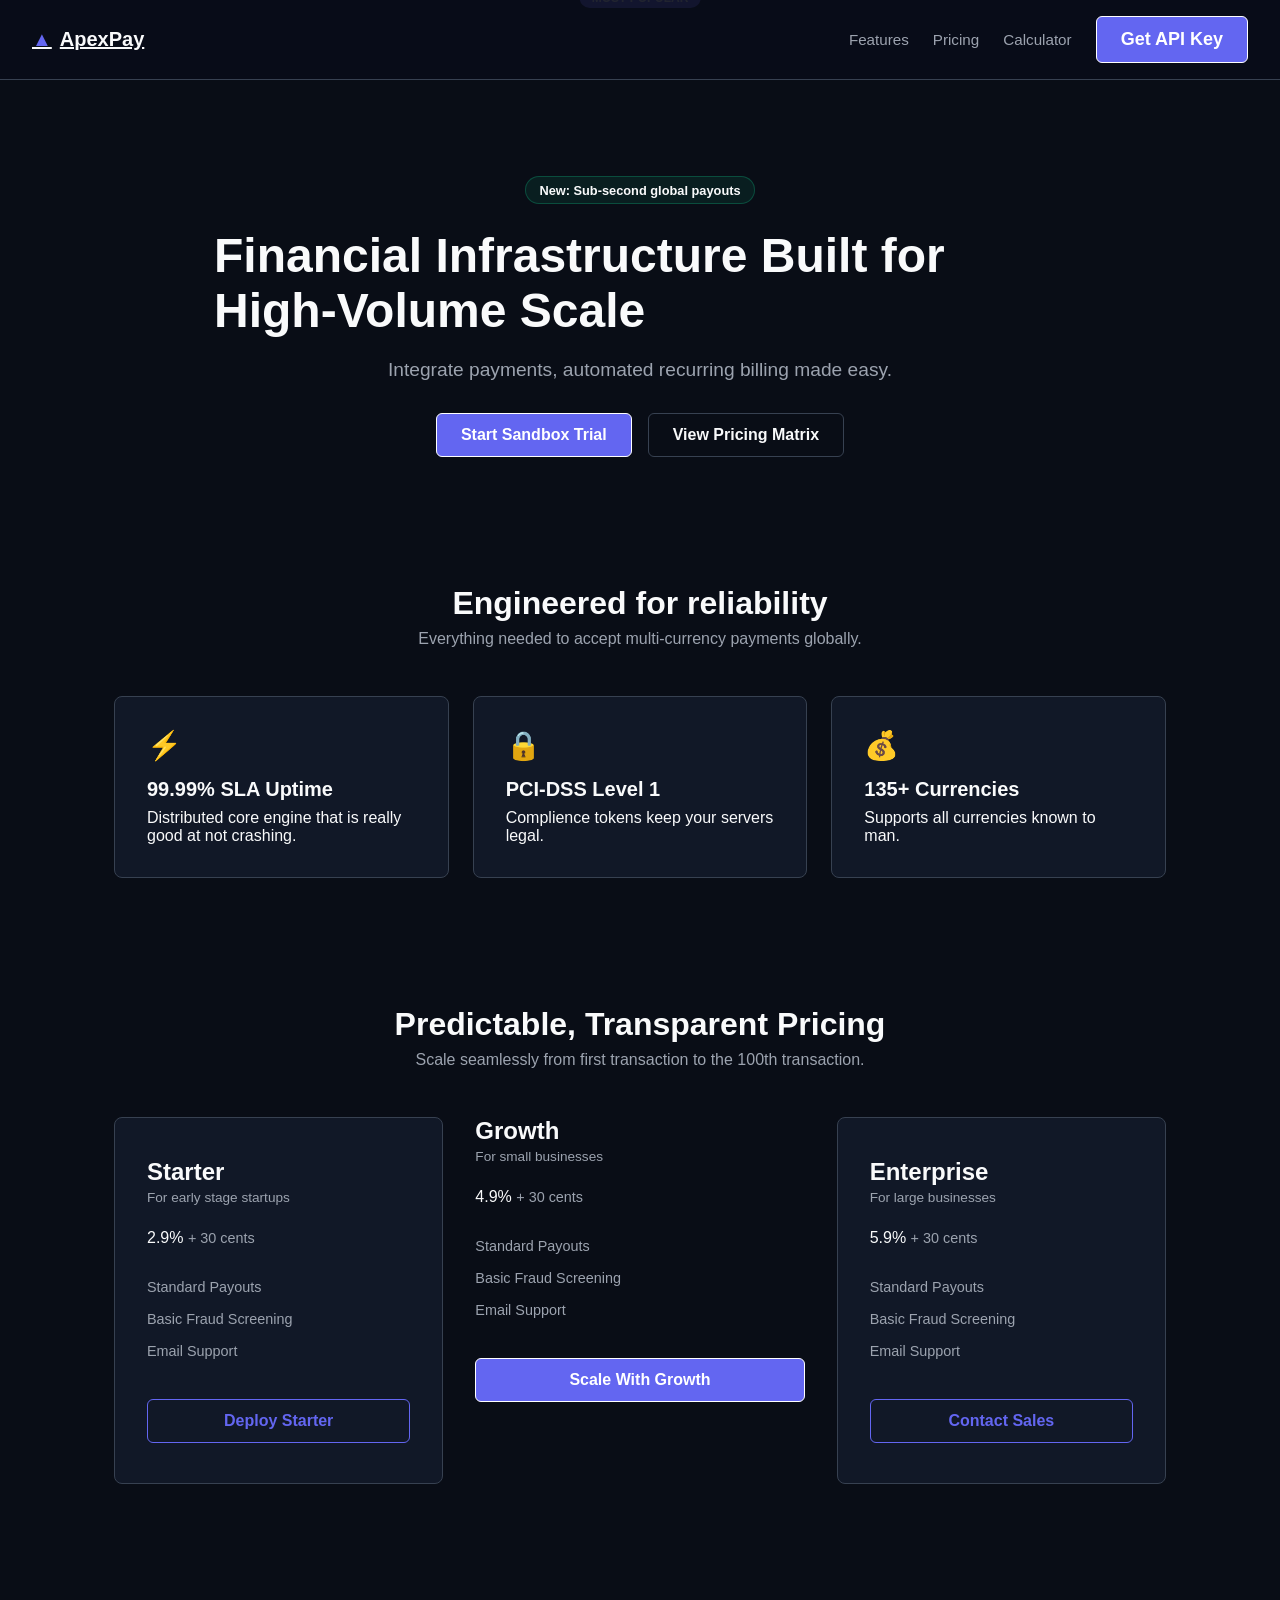
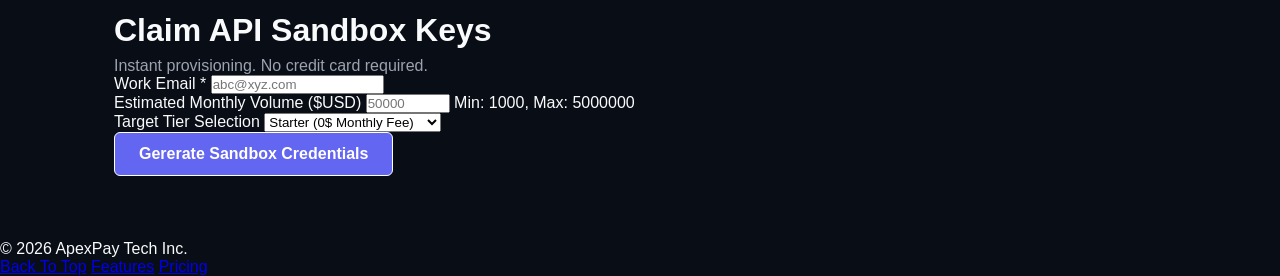
<file: apex-pay-dashboard/index.html>
<!doctype html>
<html lang="en">
  <head>
    <meta charset="UTF-8" />
    <meta name="viewport" content="width=device-width, initial-scale=1.0" />
    <title>ApexPay | Financial Infrastructure</title>
    <link rel="stylesheet" href="style.css" />
  </head>
  <body>
    <header class="site-header">
      <a href="#" class="brand-logo" aria-label="ApexPay Home Page">
        <span class="logo-icon">&#9650</span> ApexPay
      </a>
      <nav class="nav-menu" aria-label="Primary Navigation">
        <a href="#features" class="nav-link">Features</a>
        <a href="#pricing" class="nav-link">Pricing</a>
        <a href="#calculator" class="nav-link">Calculator</a>
        <!-- CTA (call to action)-->
        <a href="#register" class="btn btn-sm btn-primary">Get API Key</a>
      </nav>
    </header>
    <main>
      <!-- Hero section -->
      <section id="hero" class="hero-section">
        <div class="badge-pill">New: Sub-second global payouts</div>
        <h1 class="hero-title">Financial Infrastructure Built for High-Volume Scale</h1>
        <p class="hero-subtitle">Integrate payments, automated recurring billing made easy.</p>
        <div class="cta-group">
          <a href="#register" class="btn btn-primary">Start Sandbox Trial</a>
          <a href="#pricing" class="btn btn-secondary">View Pricing Matrix</a>
        </div>
      </section>
      <!-- Product features section -->
      <section id="features" class="section-container">
        <header class="section-header">
          <h2 class="section-title">Engineered for reliability</h2>
          <p class="section-subtitle">Everything needed to accept multi-currency payments globally.</p>
        </header>
        <div class="features-grid">
          <article class="feature-card">
            <div class="feature-icon">&#9889</div>
            <h3 class="feature-title">99.99% SLA Uptime</h3>
            <p class="feature-description">Distributed core engine that is really good at not crashing.</p>
          </article>
          <article class="feature-card">
            <div class="feature-icon">&#128274</div>
            <h3 class="feature-title">PCI-DSS Level 1</h3>
            <p class="feature-description">Complience tokens keep your servers legal.</p>
          </article>
          <article class="feature-card">
            <div class="feature-icon">&#128176</div>
            <h3 class="feature-title">135+ Currencies</h3>
            <p class="feature-description">Supports all currencies known to man.</p>
          </article>
        </div>
      </section>
      <!-- Product pricing matrix -->
      <section id="pricing" class="section-container">
        <header class="section-header">
          <h3 class="section-title">Predictable, Transparent Pricing</h3>
          <p class="section-subtitle">Scale seamlessly from first transaction to the 100th transaction.</p>
        </header>
        <div class="pricing-grid">
          <article class="pricing-card">
            <h3 class="tier-name">Starter</h3>
            <p class="tier-desc">For early stage startups</p>
            <div class="tier-price">
              <span class="price-value">2.9%</span>
              <span class="price-unit">+ 30 cents</span>
            </div>
            <ul class="tier-features">
              <li>Standard Payouts</li>
              <li>Basic Fraud Screening</li>
              <li>Email Support</li>
            </ul>
            <a href="#register" class="btn btn-outline btn-block">Deploy Starter</a>
          </article>
          <article class="pricing-card-featured">
            <div class="popular-tag">Most Popular</div>
            <h3 class="tier-name">Growth</h3>
            <p class="tier-desc">For small businesses</p>
            <div class="tier-price">
              <span class="price-value">4.9%</span>
              <span class="price-unit">+ 30 cents</span>
            </div>
            <ul class="tier-features">
              <li>Standard Payouts</li>
              <li>Basic Fraud Screening</li>
              <li>Email Support</li>
            </ul>
            <a href="#register" class="btn btn-primary btn-block">Scale With Growth</a>
          </article>
          <article class="pricing-card">
            <h3 class="tier-name">Enterprise</h3>
            <p class="tier-desc">For large businesses</p>
            <div class="tier-price">
              <span class="price-value">5.9%</span>
              <span class="price-unit">+ 30 cents</span>
            </div>
            <ul class="tier-features">
              <li>Standard Payouts</li>
              <li>Basic Fraud Screening</li>
              <li>Email Support</li>
            </ul>
            <a href="#register" class="btn btn-outline btn-block">Contact Sales</a>
          </article>
        </div>
      </section>
      <!-- Calculator / Get API keys -->
      <section id="register" class="section-container">
        <div class="form-wrapper">
          <header>
            <h2 class="section-title">Claim API Sandbox Keys</h2>
            <p class="section-subtitle">Instant provisioning. No credit card required.</p>
          </header>
          <form action="#" method="post" class="lead-form">
            <div class="form-group">
              <label for="work-email" class="form-label">Work Email <span class="required-mark">*</span></label>
              <input type="email" name="work-email" id="work-email" placeholder="abc@xyz.com" required>
            </div>
            <div class="form-group"></div>
              <label for="monthly-volume" class="form-label">Estimated Monthly Volume ($USD)</label>
              <input type="number" name="monthly-volume" id="monthly-volume" class="form-control" min="1000" max="5000000" step="1000" placeholder="50000">
              <span class="input-hint">Min: 1000, Max: 5000000</span>
            <div class="form-group">
              <label for="business-tier" class="form-label">Target Tier Selection</label>
              <select name="business-tier" id="business-tier" class="form-control">
                <option value="starter">Starter (0$ Monthly Fee)</option>
                <option value="growth">Growth (99$ Monthly Fee)</option>
                <option value="enterprise">Enterprise (Custom)</option>
              </select>
            <div>
              <button type="submit" class="btn btn-primary btn-blob btn-lg">Gererate Sandbox Credentials</button>
            </div>
            </div>
          </form>
        </div>
      </section>
    </main>
    <footer class="site-footer">
      <div class="footer-container">
        <p class="footer-copy">&copy; 2026 ApexPay Tech Inc.</p>
        <nav class="footer-links" aria-label="Footer Navigation Links">
          <a href="#hero">Back To Top</a>
          <a href="#features">Features</a>
          <a href="#pricing">Pricing</a>
        </nav>
      </div>
    </footer>
  </body>
</html>
</file>
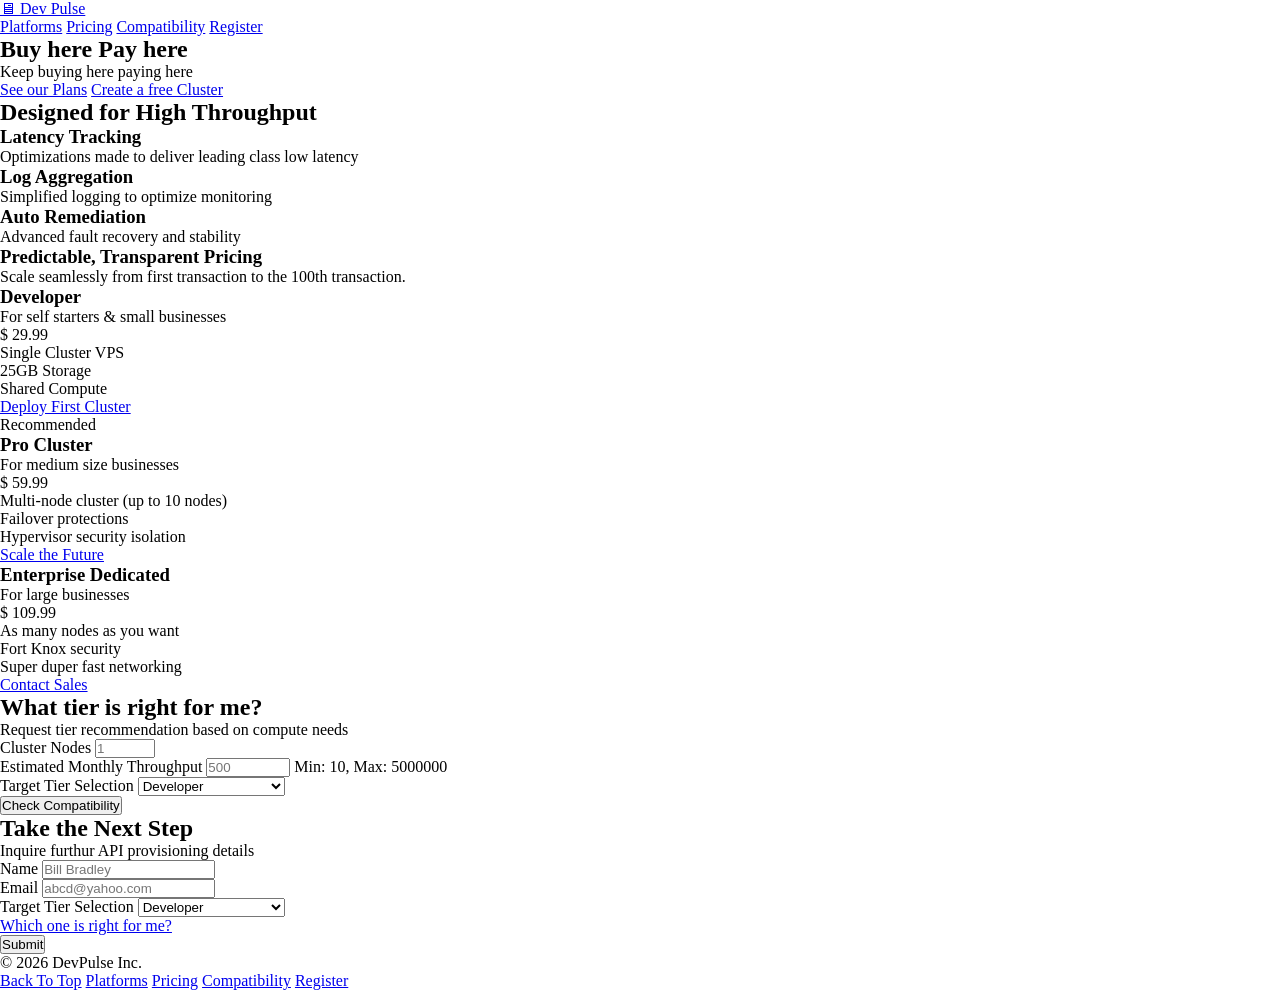
<file: devpulse-dashboard/index.html>
<!DOCTYPE html>
<html lang="en">
<head>
    <meta charset="UTF-8">
    <meta name="viewport" content="width=device-width, initial-scale=1.0">
    <title>DevPulse</title>
    <link rel="stylesheet" href="style.css">
</head>
<body>
    <header class="site-header">
        <a href="#" class="brand-logo" aria-label="Dev Pulse Home Page">
            <span class="logo-icon">&#128421</span> Dev Pulse
        </a>
        <nav class="nav-menu" aria-label="top navigation">
            <a href="#platform" class="nav-link">Platforms</a>
            <a href="#pricing" class="nav-link">Pricing</a>
            <a href="#compatibility" class="nav-link">Compatibility</a>
            <a href="#register" class="nav-link">Register</a>
        </nav>
    </header>
    <main>
        <section id="hero" class="section-hero">
            <h1 class="hero-title">Buy here Pay here</h1>
            <p class="hero-subtitle">Keep buying here paying here</p>
            <div class="cta-group">
                <a href="#pricing" class="btn btn-secondary">See our Plans</a>
                <a href="#register" class="btn btn-primary">Create a free Cluster</a>
            </div>
        </section>
        <!-- Platform Banners section -->
        <section id="platform" class="section-container">
            <header class="section-header">
            <h2 class="section-title">Designed for High Throughput</h2>
            </header>
            <div class="platform-grid">
            <article class="platform-banner">
                <h3 class="platform-title">Latency Tracking</h3>
                <p class="platform-description">Optimizations made to deliver leading class low latency</p>
            </article>
            <article class="platform-banner">
                <h3 class="platform-title">Log Aggregation</h3>
                <p class="platform-description">Simplified logging to optimize monitoring</p>
            </article>
            <article class="platform-banner">
                <h3 class="platform-title">Auto Remediation</h3>
                <p class="platform-description">Advanced fault recovery and stability</p>
            </article>
            </div>
        </section>
        <!-- pricing matrix -->
        <section id="pricing" class="section-container">
            <header class="section-header">
                <h3 class="section-title">Predictable, Transparent Pricing</h3>
                <p class="section-subtitle">Scale seamlessly from first transaction to the 100th transaction.</p>
            </header>
            <div class="pricing-grid">
                <article class="pricing-card">
                    <h3 class="tier-name">Developer</h3>
                    <p class="tier-desc">For self starters & small businesses</p>
                    <div class="tier-price">
                        <span class="price-unit">$</span>
                        <span class="price-value">29.99</span>
                    </div>
                    <ul class="tier-features">
                        <li>Single Cluster VPS</li>
                        <li>25GB Storage</li>
                        <li>Shared Compute</li>
                    </ul>
                    <a href="#register" class="btn btn-outline btn-block">Deploy First Cluster</a>
                </article>
                <article class="pricing-card-featured">
                    <div class="popular-tag">Recommended</div>
                    <h3 class="tier-name">Pro Cluster</h3>
                    <p class="tier-desc">For medium size businesses</p>
                    <div class="tier-price">
                        <span class="price-unit">$</span>
                        <span class="price-value">59.99</span>
                    </div>
                    <ul class="tier-features">
                        <li>Multi-node cluster (up to 10 nodes)</li>
                        <li>Failover protections</li>
                        <li>Hypervisor security isolation</li>
                    </ul>
                    <a href="#register" class="btn btn-primary btn-block">Scale the Future</a>
                </article>
                <article class="pricing-card">
                    <h3 class="tier-name">Enterprise Dedicated</h3>
                    <p class="tier-desc">For large businesses</p>
                    <div class="tier-price">
                        <span class="price-unit">$</span>
                        <span class="price-value">109.99</span>
                    </div>
                    <ul class="tier-features">
                        <li>As many nodes as you want</li>
                        <li>Fort Knox security</li>
                        <li>Super duper fast networking</li>
                    </ul>
                    <a href="#register" class="btn btn-outline btn-block">Contact Sales</a>
                </article>
            </div>
        </section>
        <!-- Calculator / Get API keys -->
        <section id="calculator" class="section-container">
            <div class="form-wrapper">
                <header>
                    <h2 class="section-title">What tier is right for me?</h2>
                    <p class="section-subtitle">Request tier recommendation based on compute needs</p>
                </header>
                <form action="#" method="get" class="lead-form">
                    <div class="form-group">
                        <label for="cluster-nodes" class="form-label">Cluster Nodes</label>
                        <input type="number" name="cluster-nodes" id="cluster-nodes" step="1" min="1" max="5000" placeholder="1" required>
                    </div>
                    <div class="form-group"></div>
                        <label for="monthly-throughput" class="form-label">Estimated Monthly Throughput</label>
                        <input type="number" name="monthly-throughput" id="monthly-throughput" class="form-control" min="10" max="5000000" step="1000" placeholder="500">
                        <span class="input-hint">Min: 10, Max: 5000000</span>
                    <div class="form-group">
                        <label for="provision-tier" class="form-label">Target Tier Selection</label>
                        <select name="provision-tier" id="provision-tier" class="form-control">
                            <option value="developer">Developer</option>
                            <option value="pro-cluster">Pro Cluster</option>
                            <option value="enterprise">Enterprise Dedicated</option>
                        </select>
                        <div>
                            <button type="submit" class="btn btn-primary btn-blob btn-lg">Check Compatibility</button>
                        </div>
                    </div>
                </form>
            </div>
        </section>
        <!-- Registration section -->
        <section id="register" class="section-container">
            <div class="form-wrapper">
                <header>
                    <h2 class="section-title">Take the Next Step</h2>
                    <p class="section-subtitle">Inquire furthur API provisioning details</p>
                </header>
                <form action="#" method="post" class="lead-form">
                    <div class="form-group">
                        <label for="name" class="form-label">Name</label>
                        <input type="text" name="name" id="name" placeholder="Bill Bradley" required>
                    </div>
                    <div class="form-group"></div>
                        <label for="email" class="form-label">Email</label>
                        <input type="email" name="email" id="email" class="form-control" placeholder="abcd@yahoo.com" required>
                    <div class="form-group">
                        <label for="provision-tier" class="form-label">Target Tier Selection</label>
                        <select name="provision-tier" id="provision-tier" class="form-control">
                            <option value="developer">Developer</option>
                            <option value="pro-cluster">Pro Cluster</option>
                            <option value="enterprise">Enterprise Dedicated</option>
                        </select>
                        <div class="select-hint">
                            <a href="#calculator">Which one is right for me?</a>  
                        </div>
                        <div>
                            <button type="submit" class="btn btn-primary btn-blob btn-lg">Submit</button>
                        </div>
                    </div>
                </form>
            </div>
        </section>
    </main>
    <footer>
      <div class="footer-container">
        <p class="footer-copy">&copy; 2026 DevPulse Inc.</p>
        <nav class="footer-links" aria-label="Footer Navigation Links">
          <a href="#hero">Back To Top</a>
          <a href="#platform">Platforms</a>
          <a href="#pricing">Pricing</a>
          <a href="#compatibility">Compatibility</a>
          <a href="#register">Register</a>
        </nav>
      </div>
    </footer>
</body>
</html>
</file>
<file: apex-pay-dashboard/style.css>
/* selector {
    css-property: value;
} */

/* 
Every browser has default CSS, must be reset so that all browsers show the same design 
Cascading style sheets means stylesheets have hirarchies: 
- Browser default < external stylesheets (link tag in body) < internal stylesheets (style html tags in head section) < inline stylesheets (never use unless small testing)(html attribute 'style')
*/

/* Reset browser styling */
*, *::before, *::after{
    box-sizing: border-box;
    padding: 0;
    margin: 0;
}

/* CSS variables */
:root{
    --bg-dark: #090d16;
    --bg-card: #111827;
    --primary: #6366f1;
    --primary-hover: #4f46e5;
    --text-main: #f9fafb;
    --text-muted: #9ca3af;
    --border-color: #374151;
    --accent-color: #10b981;
    --font-family: -apple-system, BlinkMacSystemFont, "Segoe UI", Arial, sans-serif;
    --transition-speed: 0.2;
}

/* declare usage of font family and background color */
html{
    scroll-behavior: smooth;
    font-family: var(--font-family);
    background-color: var(--bg-dark);
    color: var(--text-main);
}

.btn{
    display: inline-flex;
    align-items: center;
    justify-content: center;
    /* top right bottum left */
    /* [top/bottum]rem [bottum/left]rem */
    /* [top/bottum/left/right]rem */
    padding: 0.75rem 1.5rem;
    font-size: 1rem;
    font-weight: 600;
    text-decoration: none;
    border-radius: 6px;
    border: 1px solid;
    cursor: pointer;
    transition: 
    background-color var(--transition-speed), 
    transform var(--transition-speed), 
    border-color var(--transition-speed);
}

/* for keyboard browsing using tab key */
.btn:focus-visible{
    outline: 2px solid var(--primary);
    outline-offset: 3px;
}

.btn-primary{
    background-color: var(--primary);
    color: #fff;
}

.btn-primary:hover{
    background-color: var(--primary-hover);
    transform: translateY(-2px);
}

.btn-secondary{
    background-color: transparent;
    color: var(--text-main);
    border-color: var(--border-color);
}

.btn-secondary:hover{
    background-color: var(--bg-card);
    border-color: var(--text-muted);
}

.btn-outline{
    background-color: transparent;
    color: var(--primary);
    border-color: var(--primary);
}

.btn-outline:hover{
    background-color: var(--primary);
    color: #fff;
}

.btn-block{
    display: flex;
    width: 100%;
}

.btn-sm{
    padding: 0.5rem, 1rem;
    font-size: 1.125rem;
}

/* Structural layout of web page */

.site-header{
    position: sticky;
    top: 0;
    z-index: 1000;
    display: flex;
    justify-content: space-between;
    align-items: center;
    padding: 1rem 2rem;
    background-color: rgba(9, 13, 25, 0.9);
    border-bottom: 1px solid var(--border-color);
}

.brand-logo{
    font-size: 1.25rem;
    font-weight: 700;
    color: var(--text-main);
    display: flex;
    align-items: center;
    gap: 0.5rem;
}

.logo-icon{
    color: var(--primary);
}

.nav-menu{
    /* flexbox */
    display: flex;
    /* justify-content: space-evenly; //dont use this if using gap */
    align-items: center;
    gap: 1.5rem;
}

.nav-link{
    color: var(--text-muted);
    text-decoration: none;
    font-size: 0.95rem;
    transition: color var(--transition-speed);
}

/* Add trigger event (sudo class) (trigger transission in previous css block of code */
.nav-link:hover{
    color: var(--text-main);
}

/* Hero section layout */
.hero-section{
    display: flex;
    flex-direction: column;
    align-items: center;
    justify-content: space-evenly;
    padding: 6rem 1.5rem 4rem 1.5rem;
    max-width: 900px;
    margin: 0 auto;  /* Will center an element on page, only works if you have width or max-width declared in this block*/
}

.badge-pill{
    font-size: 0.8rem;
    font-weight: 600;
    color: var(--accent);
    padding: 0.35rem 0.85rem;
    background-color: rgba(16, 185, 129, 0.1);
    border: 1px solid rgba(16, 185, 129, 0.3);
    border-radius: 9999px;
    margin-bottom: 1.5rem;
}

.hero-title{
    font-size: 3rem;
    line-height: 1.15;
    font-weight: 800;
    margin-bottom: 1.25rem;
}

.hero-subtitle{
    font-size: 1.2rem;
    color: var(--text-muted);
    margin-bottom: 2rem;
    max-width: 700px;
}

.cta-group{
    display: flex;
    gap: 1rem;
}

.section-container{
    max-width: 1100px;
    margin: 0 auto;
    padding: 4rem 1.5rem;
}

.section-header{
    text-align: center;
    margin-bottom: 3rem;
}

.section-title{
    font-size: 2rem;
    font-weight: 700;
    margin-bottom: 0.5rem;
}

.section-subtitle{
    color: var(--text-muted);
}

.features-grid{
    display: grid;
    grid-template-columns: repeat(auto-fit, minmax(280px, 1fr));
    gap: 1.5rem;
}

.feature-card{
    background-color: var(--bg-card);
    border: 1px solid var(--border-color);
    padding: 2rem;
    border-radius: 8px;
    transition: transform var(--transition-speed), border-color var(--transition-speed);
}

.feature-card:hover{
    transform: translateY(-4px);
    border-color: var(--primary);
}

.feature-icon{
    font-size: 1.75rem;
    margin-bottom: 1rem;
}

.feature-title{
    font-size: 1.25rem;
    margin-bottom: 0.5rem;
}

.feature-desc{
    color: var(--text-muted);
    font-size: 0.95rem;
}

.pricing-grid{
    display: grid;
    grid-template-columns: repeat(auto-fit, minmax(280px, 1fr));
    gap: 2rem;
    align-items: stretch;
}

.pricing-card{
    background-color: var(--bg-card);
    border: 1px solid var(--border-color);
    padding: 2.5rem 2rem;
    border-radius: 8px;
    display: flex;
    flex-direction: column;
    position: relative;
    transition: transform var(--transition-speed);
}

/* add affordance (add visual weight to the recommended tier) */
.pricing-card.featured{
    border: 2px solid var(--primary);
    background-color: rgba(99, 102, 241, 0.04);
    transform: scale(1.03);
}

.popular-tag{
    position: absolute;
    top: -12px;
    left: 50%;
    transform: translateX(-50%);
    background-color: var(--primary);
    color: #fff;
    font-size: 0.75rem;
    font-weight: 700;
    padding: 0.2rem 0.75rem;
    border-radius: 9999px;
    text-transform: uppercase;
}

.tier-name{
    font-size: 1.5rem;
    margin-bottom: 0.25rem;
}

.tier-desc{
    color: var(--text-muted);
    font-size: 0.85rem;
    margin-bottom: 1.5rem;
}

.tier-price{
    margin-bottom: 1.5rem;
}

.price-val{
    font-size: 2rem;
    font-weight: 800;
}

.price-unit{
    color: var(--text-muted);
    font-size: 0.9rem;
}

.tier-features{
    list-style-type: none;
    margin-bottom: 2rem;
    flex-grow: 1; /* pushes button to bottum evenly */
}

.tier-features li{
    padding: 0.5rem 0rem;
    border-bottom: 1px solid var(--accent);
    font-size: 0.9rem;
    color: var(--text-muted);
}
</file>
<file: devpulse-dashboard/style.css>
/* Reset browser styling */
*, *::before, *::after{
    box-sizing: border-box;
    padding: 0;
    margin: 0;
}
</file>
